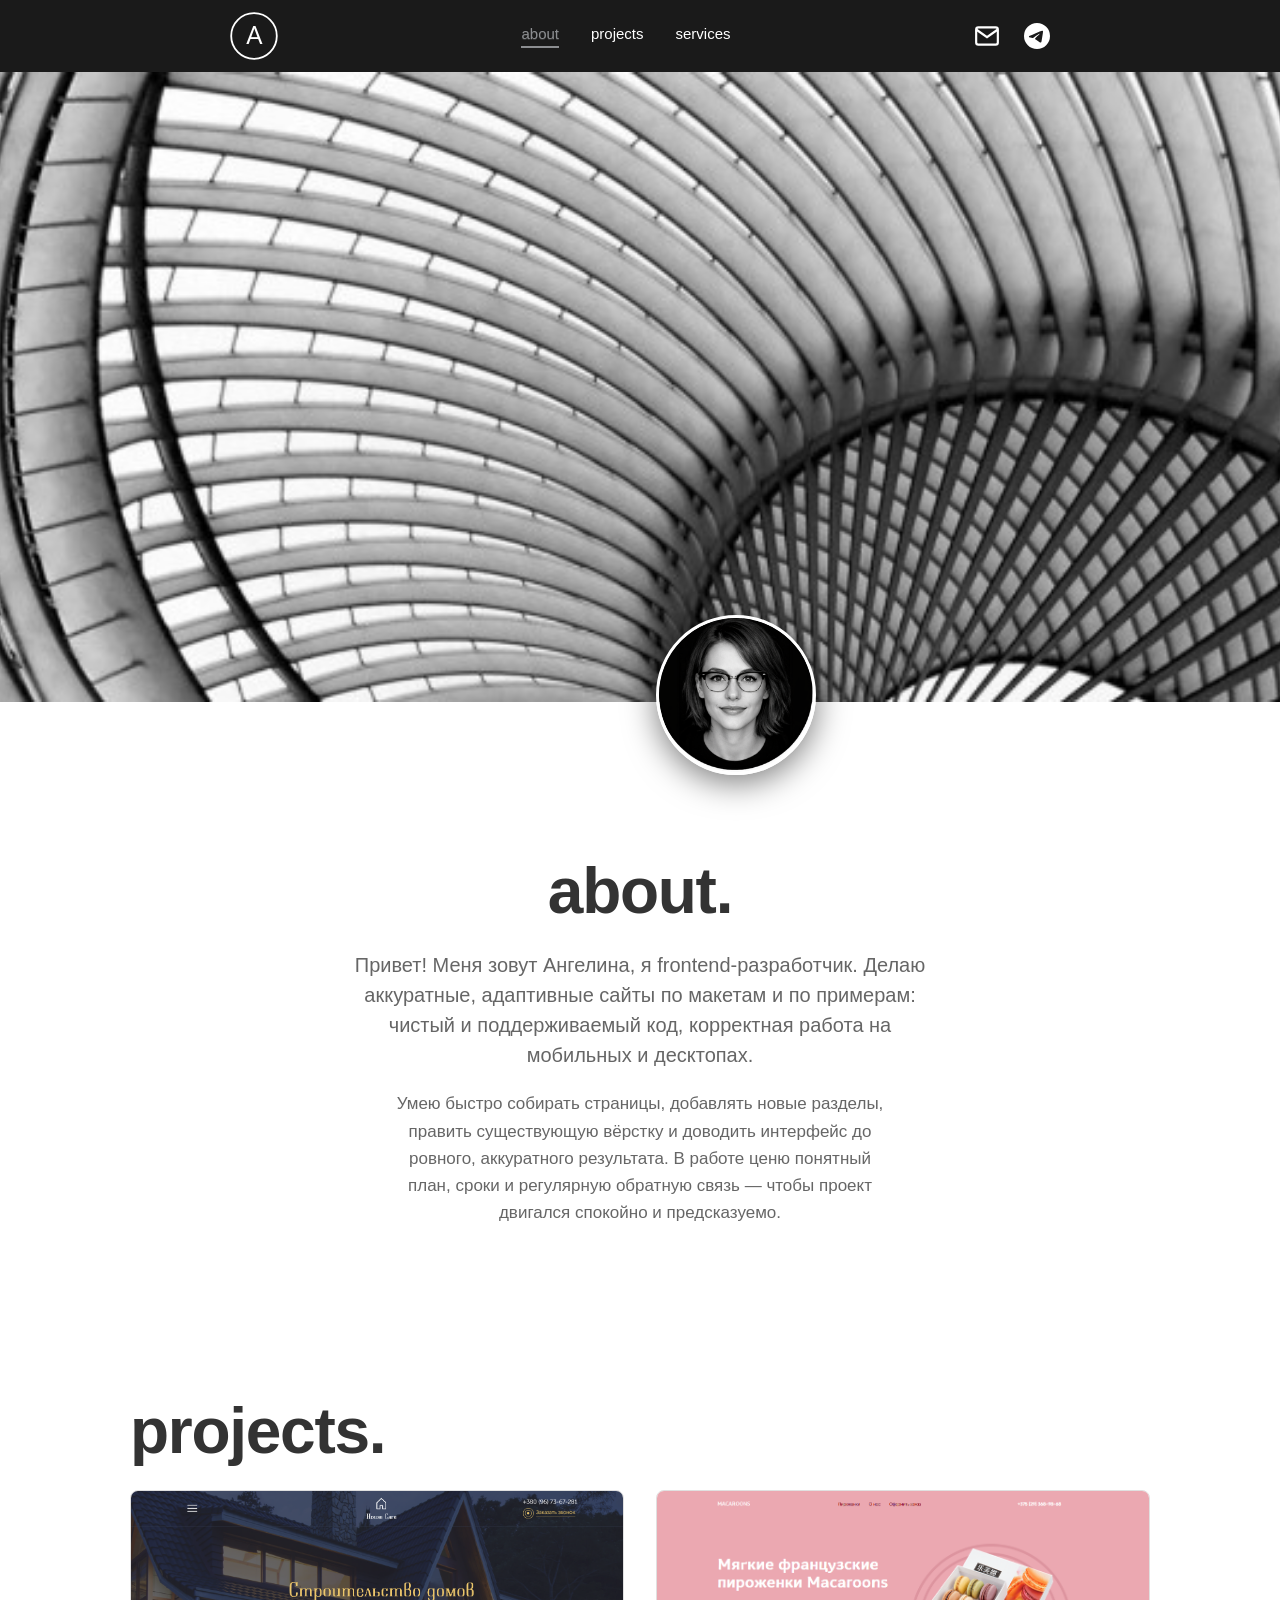
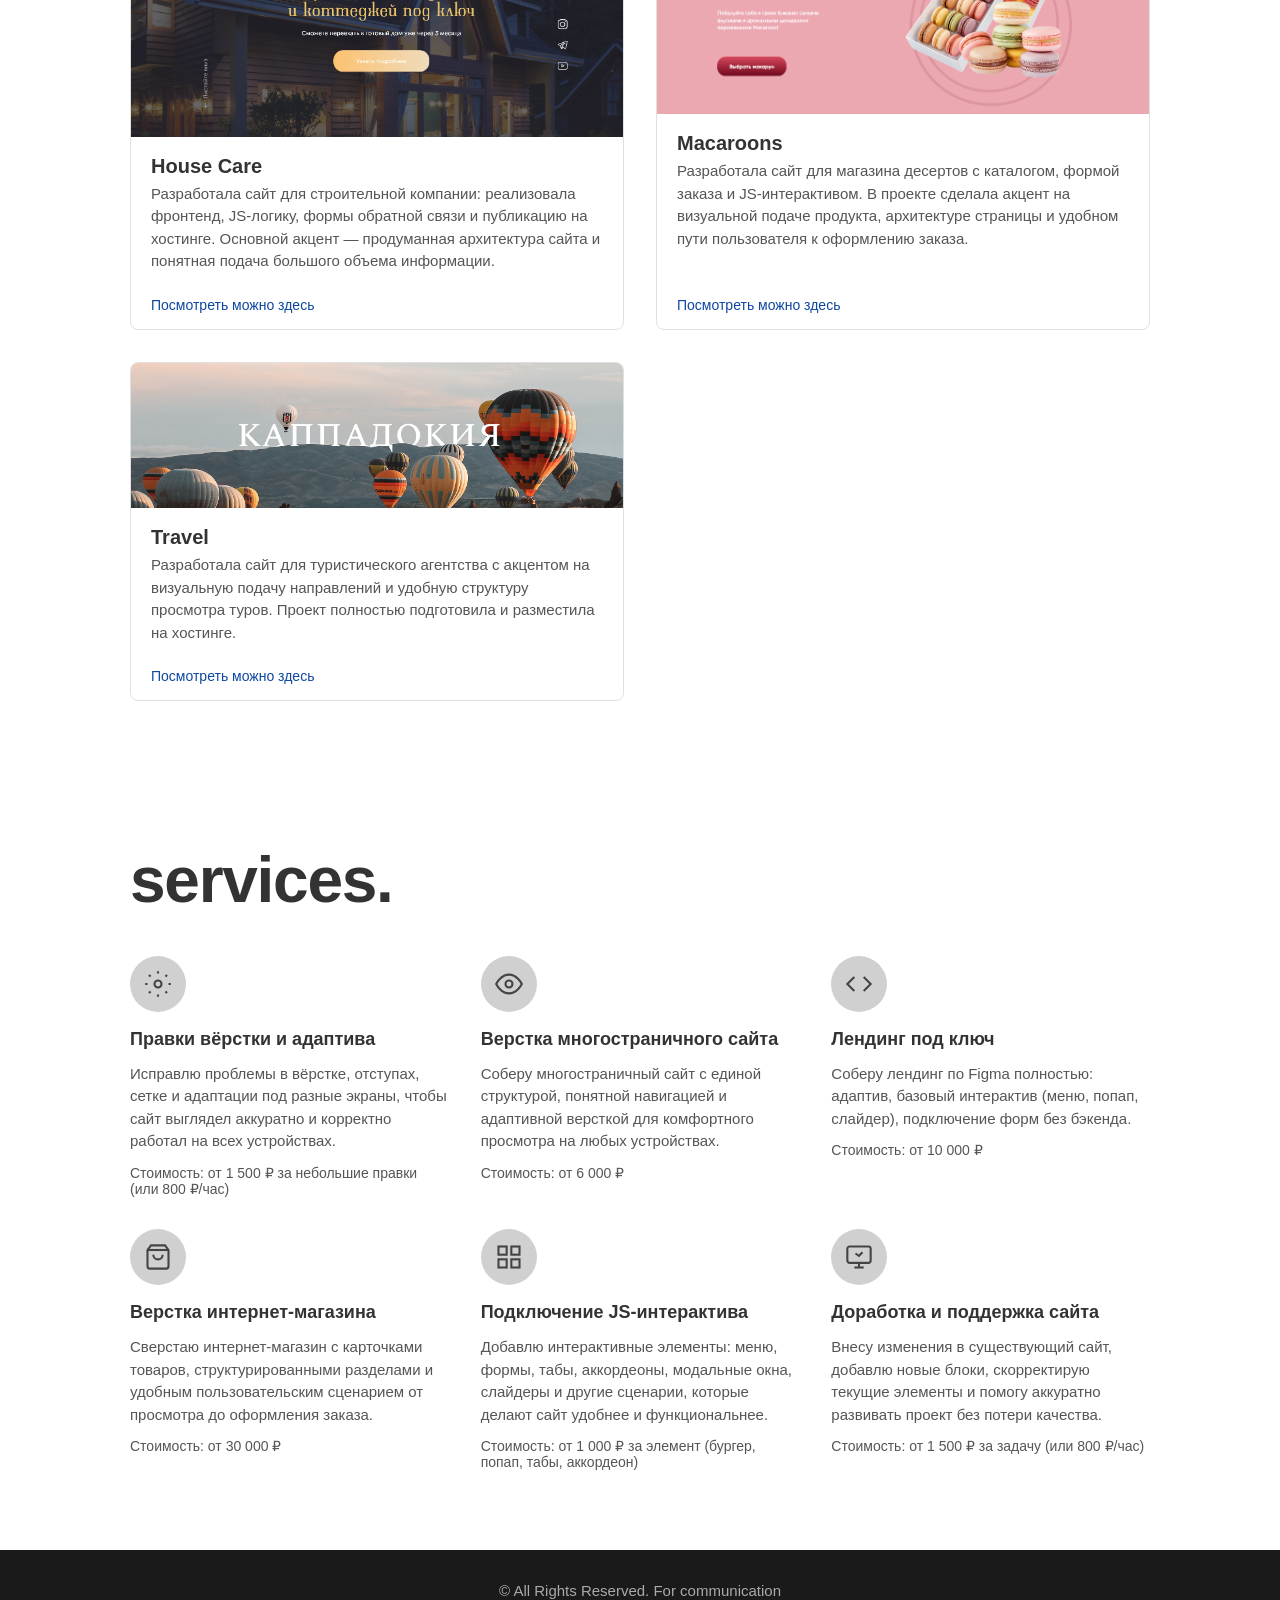
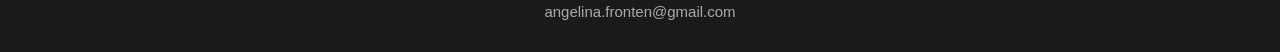
<file: index.html>
<!doctype html>
<html lang="ru">
  <head>
    <meta charset="UTF-8" />
    <meta name="viewport" content="width=device-width, initial-scale=1.0" />
    <title>Портфолио</title>
    <link rel="stylesheet" href="css/style.css" />
    <link rel="stylesheet" href="css/adaptive.css" />
  </head>
  <body>
    <header class="header">
      <div class="header-inner">
        <a href="#about" class="logo">
          <div class="logo-icon">
            <svg
              viewBox="0 0 40 40"
              fill="none"
              xmlns="http://www.w3.org/2000/svg"
            >
              <circle
                cx="20"
                cy="20"
                r="19"
                stroke="currentColor"
                stroke-width="1.5"
              />
              <text
                x="20"
                y="27"
                text-anchor="middle"
                fill="currentColor"
                class="logo-letter"
              >
                A
              </text>
            </svg>
          </div>
        </a>
        <nav class="nav">
          <a href="#about" class="nav-name">about</a>
          <a href="#projects">projects</a>
          <a href="#services">services</a>
        </nav>
        <div class="social">
          <a href="mailto:angelina.fronten@gmail.com">
            <svg
              class="icon"
              viewBox="0 0 24 24"
              fill="none"
              stroke="currentColor"
              stroke-width="2"
            >
              <path
                d="M4 4h16c1.1 0 2 .9 2 2v12c0 1.1-.9 2-2 2H4c-1.1 0-2-.9-2-2V6c0-1.1.9-2 2-2z"
              />
              <polyline points="22,6 12,13 2,6" />
            </svg>
          </a>
          <a href="https://t.me/smmnlss">
            <svg class="icon" viewBox="0 0 24 24" fill="currentColor">
              <path
                d="M11.944 0A12 12 0 0 0 0 12a12 12 0 0 0 12 12 12 12 0 0 0 12-12A12 12 0 0 0 12 0a12 12 0 0 0-.056 0zm4.962 7.224c.1-.002.321.023.465.14a.506.506 0 0 1 .171.325c.016.093.036.306.02.472-.18 1.898-.962 6.502-1.36 8.627-.168.9-.499 1.201-.82 1.23-.696.065-1.225-.46-1.9-.902-1.056-.693-1.653-1.124-2.678-1.8-1.185-.78-.417-1.21.258-1.91.177-.184 3.247-2.977 3.307-3.23.007-.032.014-.15-.056-.212s-.174-.041-.249-.024c-.106.024-1.793 1.14-5.061 3.345-.48.33-.913.49-1.302.48-.428-.008-1.252-.241-1.865-.44-.752-.245-1.349-.374-1.297-.789.027-.216.325-.437.893-.663 3.498-1.524 5.83-2.529 6.998-3.014 3.332-1.386 4.025-1.627 4.476-1.635z"
              />
            </svg>
          </a>
        </div>
      </div>
    </header>
    <section id="about" class="about">
      <div class="hero">
        <div class="hero-bg" role="img"></div>
        <div class="hero-avatar">
          <img src="images/avatar.png" alt="Фото" />
        </div>
      </div>
      <main class="main-content about-content">
        <h1 class="about-title">about.</h1>
        <p class="about-lead">
          Привет! Меня зовут Ангелина, я frontend-разработчик. Делаю аккуратные,
          адаптивные сайты по макетам и по примерам: чистый и поддерживаемый
          код, корректная работа на мобильных и десктопах.
        </p>
        <p class="about-text">
          Умею быстро собирать страницы, добавлять новые разделы, править
          существующую вёрстку и доводить интерфейс до ровного, аккуратного
          результата. В работе ценю понятный план, сроки и регулярную обратную
          связь — чтобы проект двигался спокойно и предсказуемо.
        </p>
      </main>
    </section>
    <section id="projects" class="section-block projects-section">
      <h1 class="section-title">projects.</h1>
      <div class="projects-grid">
        <article class="project-card">
          <a href="project-housecare.html" class="project-card-link">
            <div
              class="project-card-cover"
              role="img"
              aria-label="House Care — превью"
            >
              <img src="images/houseCare.png" alt="House Care" />
            </div>
            <h2 class="project-card-title">House Care</h2>
            <p class="project-card-desc">
              Разработала сайт для строительной компании: реализовала фронтенд, JS-логику, формы обратной связи и публикацию на хостинге. Основной акцент — продуманная архитектура сайта и понятная подача большого объема информации.
            </p>
          </a>
          <a
            href="https://nurahmetovaangelina-byte.github.io/buildhouses/"
            target="_blank"
            rel="noopener noreferrer"
            class="project-card-external"
            >Посмотреть можно здесь</a
          >
        </article>
        <article class="project-card">
          <a href="project-macaroons.html" class="project-card-link">
            <div
              class="project-card-cover"
              role="img"
              aria-label="Macaroons — превью"
            >
              <img src="images/macaroons.png" alt="Macaroons" />
            </div>
            <h2 class="project-card-title">Macaroons</h2>
            <p class="project-card-desc">
              Разработала сайт для магазина десертов с каталогом, формой заказа и JS-интерактивом. В проекте сделала акцент на визуальной подаче продукта, архитектуре страницы и удобном пути пользователя к оформлению заказа.
            </p>
          </a>
          <a
            href="https://nurahmetovaangelina-byte.github.io/Macaruns/"
            target="_blank"
            rel="noopener noreferrer"
            class="project-card-external"
            >Посмотреть можно здесь</a
          >
        </article>
        <article class="project-card">
          <a href="project-travel.html" class="project-card-link">
            <div class="project-card-cover" role="img" aria-label="Travel — превью">
              <img src="images/travel.png" alt="Travel" />
            </div>
            <h2 class="project-card-title">Travel</h2>
            <p class="project-card-desc">
              Разработала сайт для туристического агентства с акцентом на визуальную подачу направлений и удобную структуру просмотра туров. Проект полностью подготовила и разместила на хостинге.
            </p>
          </a>
          <a href="https://nurahmetovaangelina-byte.github.io/travelagency/" target="_blank" rel="noopener noreferrer" class="project-card-external">Посмотреть можно здесь</a>
        </article>
      </div>
    </section>
    <section id="services" class="services-content">
      <h1 class="services-title">services.</h1>
      <div class="services-grid">
        <article class="service-card">
          <div class="service-icon" aria-hidden="true">
            <svg
              viewBox="0 0 24 24"
              fill="none"
              stroke="currentColor"
              stroke-width="1.8"
            >
              <circle cx="12" cy="12" r="3" />
              <path
                d="M12 1v2m0 18v2M4.22 4.22l1.42 1.42m12.72 12.72l1.42 1.42M1 12h2m18 0h2M4.22 19.78l1.42-1.42M18.36 5.64l1.42-1.42"
              />
            </svg>
          </div>
          <h2 class="service-card-title">Правки вёрстки и адаптива</h2>
          <p class="service-card-desc">
            Исправлю проблемы в вёрстке, отступах, сетке и адаптации под разные экраны, чтобы сайт выглядел аккуратно и корректно работал на всех устройствах.
          </p>
          <p class="service-price">
            Стоимость: от 1 500 ₽ за небольшие правки (или 800 ₽/час)
          </p>
        </article>
        <article class="service-card">
          <div class="service-icon" aria-hidden="true">
            <svg
              viewBox="0 0 24 24"
              fill="none"
              stroke="currentColor"
              stroke-width="1.8"
            >
              <path d="M1 12s4-8 11-8 11 8 11 8-4 8-11 8-11-8-11-8z" />
              <circle cx="12" cy="12" r="3" />
            </svg>
          </div>
          <h2 class="service-card-title">Верстка многостраничного сайта</h2>
          <p class="service-card-desc">
            Соберу многостраничный сайт с единой структурой, понятной навигацией и адаптивной версткой для комфортного просмотра на любых устройствах.
          </p>
          <p class="service-price">Стоимость: от 6 000 ₽</p>
        </article>
        <article class="service-card">
          <div class="service-icon" aria-hidden="true">
            <svg
              viewBox="0 0 24 24"
              fill="none"
              stroke="currentColor"
              stroke-width="1.8"
            >
              <path d="M16 18l6-6-6-6M8 6l-6 6 6 6" />
            </svg>
          </div>
          <h2 class="service-card-title">Лендинг под ключ</h2>
          <p class="service-card-desc">
            Соберу лендинг по Figma полностью: адаптив, базовый интерактив
            (меню, попап, слайдер), подключение форм без бэкенда.
          </p>
          <p class="service-price">Стоимость: от 10 000 ₽</p>
        </article>
        <article class="service-card">
          <div class="service-icon" aria-hidden="true">
            <svg
              viewBox="0 0 24 24"
              fill="none"
              stroke="currentColor"
              stroke-width="1.8"
            >
              <path d="M6 2L3 6v14a2 2 0 002 2h14a2 2 0 002-2V6l-3-4z" />
              <line x1="3" y1="6" x2="21" y2="6" />
              <path d="M16 10a4 4 0 01-8 0" />
            </svg>
          </div>
          <h2 class="service-card-title">Верстка интернет-магазина</h2>
          <p class="service-card-desc">
            Сверстаю интернет-магазин с карточками товаров, структурированными разделами и удобным пользовательским сценарием от просмотра до оформления заказа.
          </p>
          <p class="service-price">Стоимость: от 30 000 ₽</p>
        </article>
        <article class="service-card">
          <div class="service-icon" aria-hidden="true">
            <svg
              viewBox="0 0 24 24"
              fill="none"
              stroke="currentColor"
              stroke-width="1.8"
            >
              <rect x="3" y="3" width="7" height="7" />
              <rect x="14" y="3" width="7" height="7" />
              <rect x="14" y="14" width="7" height="7" />
              <rect x="3" y="14" width="7" height="7" />
            </svg>
          </div>
          <h2 class="service-card-title">Подключение JS-интерактива</h2>
          <p class="service-card-desc">
            Добавлю интерактивные элементы: меню, формы, табы, аккордеоны, модальные окна, слайдеры и другие сценарии, которые делают сайт удобнее и функциональнее.
          </p>
          <p class="service-price">
            Стоимость: от 1 000 ₽ за элемент (бургер, попап, табы, аккордеон)
          </p>
        </article>
        <article class="service-card">
          <div class="service-icon" aria-hidden="true">
            <svg
              viewBox="0 0 24 24"
              fill="none"
              stroke="currentColor"
              stroke-width="1.8"
            >
              <rect x="2" y="3" width="20" height="14" rx="2" />
              <line x1="8" y1="21" x2="16" y2="21" />
              <line x1="12" y1="17" x2="12" y2="21" />
              <path d="M9 9l3 2 3-3" />
            </svg>
          </div>
          <h2 class="service-card-title">Доработка и поддержка сайта</h2>
          <p class="service-card-desc">
            Внесу изменения в существующий сайт, добавлю новые блоки, скорректирую текущие элементы и помогу аккуратно развивать проект без потери качества.
          </p>
          <p class="service-price">
            Стоимость: от 1 500 ₽ за задачу (или 800 ₽/час)
          </p>
        </article>
      </div>
    </section>
    <footer class="footer">
      <p class="footer-text">© All Rights Reserved. For communication</p>
      <p class="footer-email">
        <a href="mailto:angelina.fronten@gmail.com"
          >angelina.fronten@gmail.com</a
        >
      </p>
    </footer>
    <script src="scripts/script.js"></script>
  </body>
</html>
</file>
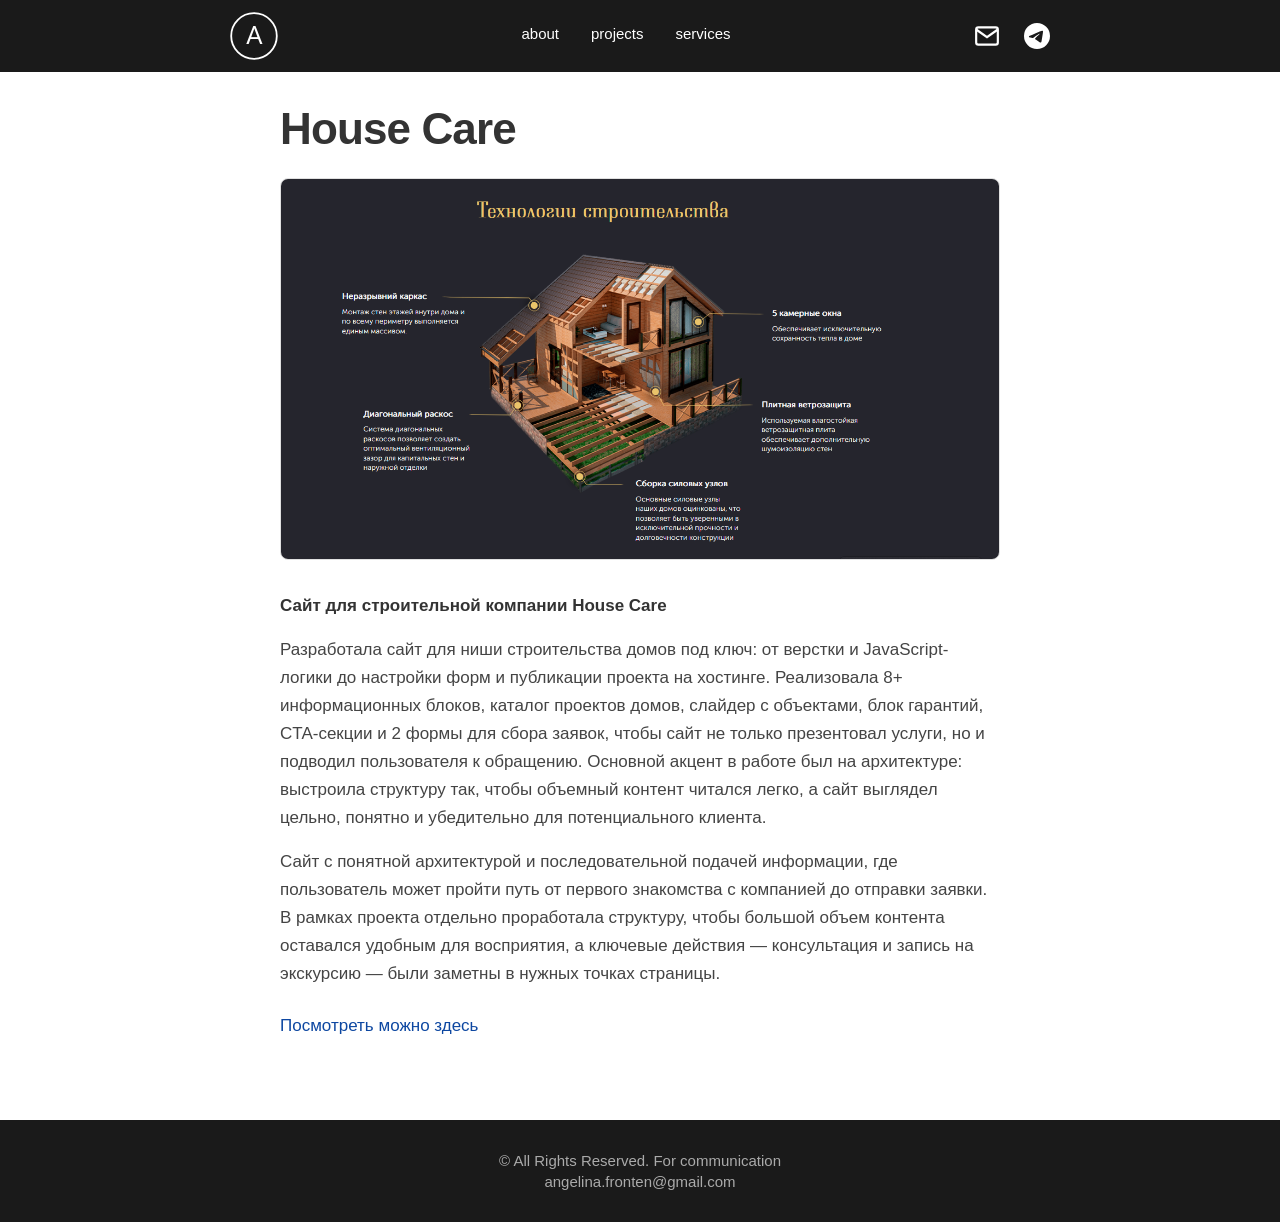
<file: project-housecare.html>
<!doctype html>
<html lang="ru">
  <head>
    <meta charset="UTF-8" />
    <meta name="viewport" content="width=device-width, initial-scale=1.0" />
    <title>House Care — Портфолио</title>
    <link rel="stylesheet" href="css/style.css" />
    <link rel="stylesheet" href="css/adaptive.css" />
  </head>
  <body>
    <header class="header">
      <div class="header-inner">
        <a href="index.html" class="logo" aria-label="На главную">
          <span class="logo-icon">
            <svg
              viewBox="0 0 40 40"
              fill="none"
              xmlns="http://www.w3.org/2000/svg"
            >
              <circle
                cx="20"
                cy="20"
                r="19"
                stroke="currentColor"
                stroke-width="1.5"
              />
              <text
                x="20"
                y="27"
                text-anchor="middle"
                fill="currentColor"
                class="logo-letter"
              >
                A
              </text>
            </svg>
          </span>
        </a>
        <nav class="nav">
          <a href="index.html#about">about</a>
          <a href="index.html#projects">projects</a>
          <a href="index.html#services">services</a>
        </nav>
        <div class="social">
          <a href="mailto:angelina.fronten@gmail.com" aria-label="Почта"
            ><svg
              class="icon"
              viewBox="0 0 24 24"
              fill="none"
              stroke="currentColor"
              stroke-width="2"
            >
              <path
                d="M4 4h16c1.1 0 2 .9 2 2v12c0 1.1-.9 2-2 2H4c-1.1 0-2-.9-2-2V6c0-1.1.9-2 2-2z"
              />
              <polyline points="22,6 12,13 2,6" /></svg
          ></a>
          <a href="https://t.me/smmnlss" aria-label="Telegram"
            ><svg class="icon" viewBox="0 0 24 24" fill="currentColor">
              <path
                d="M11.944 0A12 12 0 0 0 0 12a12 12 0 0 0 12 12 12 12 0 0 0 12-12A12 12 0 0 0 12 0a12 12 0 0 0-.056 0zm4.962 7.224c.1-.002.321.023.465.14a.506.506 0 0 1 .171.325c.016.093.036.306.02.472-.18 1.898-.962 6.502-1.36 8.627-.168.9-.499 1.201-.82 1.23-.696.065-1.225-.46-1.9-.902-1.056-.693-1.653-1.124-2.678-1.8-1.185-.78-.417-1.21.258-1.91.177-.184 3.247-2.977 3.307-3.23.007-.032.014-.15-.056-.212s-.174-.041-.249-.024c-.106.024-1.793 1.14-5.061 3.345-.48.33-.913.49-1.302.48-.428-.008-1.252-.241-1.865-.44-.752-.245-1.349-.374-1.297-.789.027-.216.325-.437.893-.663 3.498-1.524 5.83-2.529 6.998-3.014 3.332-1.386 4.025-1.627 4.476-1.635z"
              /></svg
          ></a>
        </div>
      </div>
    </header>
    <main class="project-page">
      <h1 class="project-page-title">House Care</h1>
      <div class="project-demo">
        <a
          href="https://nurahmetovaangelina-byte.github.io/buildhouses/"
          target="_blank"
          rel="noopener noreferrer"
          class="project-demo-link"
        >
          <img
            src="images/demoforhouse.png"
            alt="Демо сайта House Care"
            class="project-demo-img"
            onerror="
              this.style.display = 'none';
              this.nextElementSibling.style.display = 'block';
            "
          />
          <span class="project-demo-placeholder"
            >Скриншот демо — добавьте изображение
            images/project-housecare-demo.png</span
          >
        </a>
      </div>
      <div class="project-page-content">
        <p class="project-page-lead">
          Сайт для строительной компании House Care
        </p>
        <p>
          Разработала сайт для ниши строительства домов под ключ: от верстки и
          JavaScript-логики до настройки форм и публикации проекта на хостинге.
          Реализовала 8+ информационных блоков, каталог проектов домов, слайдер
          с объектами, блок гарантий, CTA-секции и 2 формы для сбора заявок,
          чтобы сайт не только презентовал услуги, но и подводил пользователя к
          обращению. Основной акцент в работе был на архитектуре: выстроила
          структуру так, чтобы объемный контент читался легко, а сайт выглядел
          цельно, понятно и убедительно для потенциального клиента.
        </p>
        <p>
          Сайт с понятной архитектурой и последовательной подачей информации,
          где пользователь может пройти путь от первого знакомства с компанией
          до отправки заявки. В рамках проекта отдельно проработала структуру,
          чтобы большой объем контента оставался удобным для восприятия, а
          ключевые действия — консультация и запись на экскурсию — были заметны
          в нужных точках страницы.
        </p>
        <p>
          <a
            href="https://nurahmetovaangelina-byte.github.io/buildhouses/"
            target="_blank"
            rel="noopener noreferrer"
            class="project-page-external"
            >Посмотреть можно здесь</a
          >
        </p>
      </div>
    </main>
    <footer class="footer">
      <p class="footer-text">© All Rights Reserved. For communication</p>
      <p class="footer-email">
        <a href="mailto:angelina.fronten@gmail.com"
          >angelina.fronten@gmail.com</a
        >
      </p>
    </footer>
    <script src="scripts/script.js"></script>
  </body>
</html>
</file>
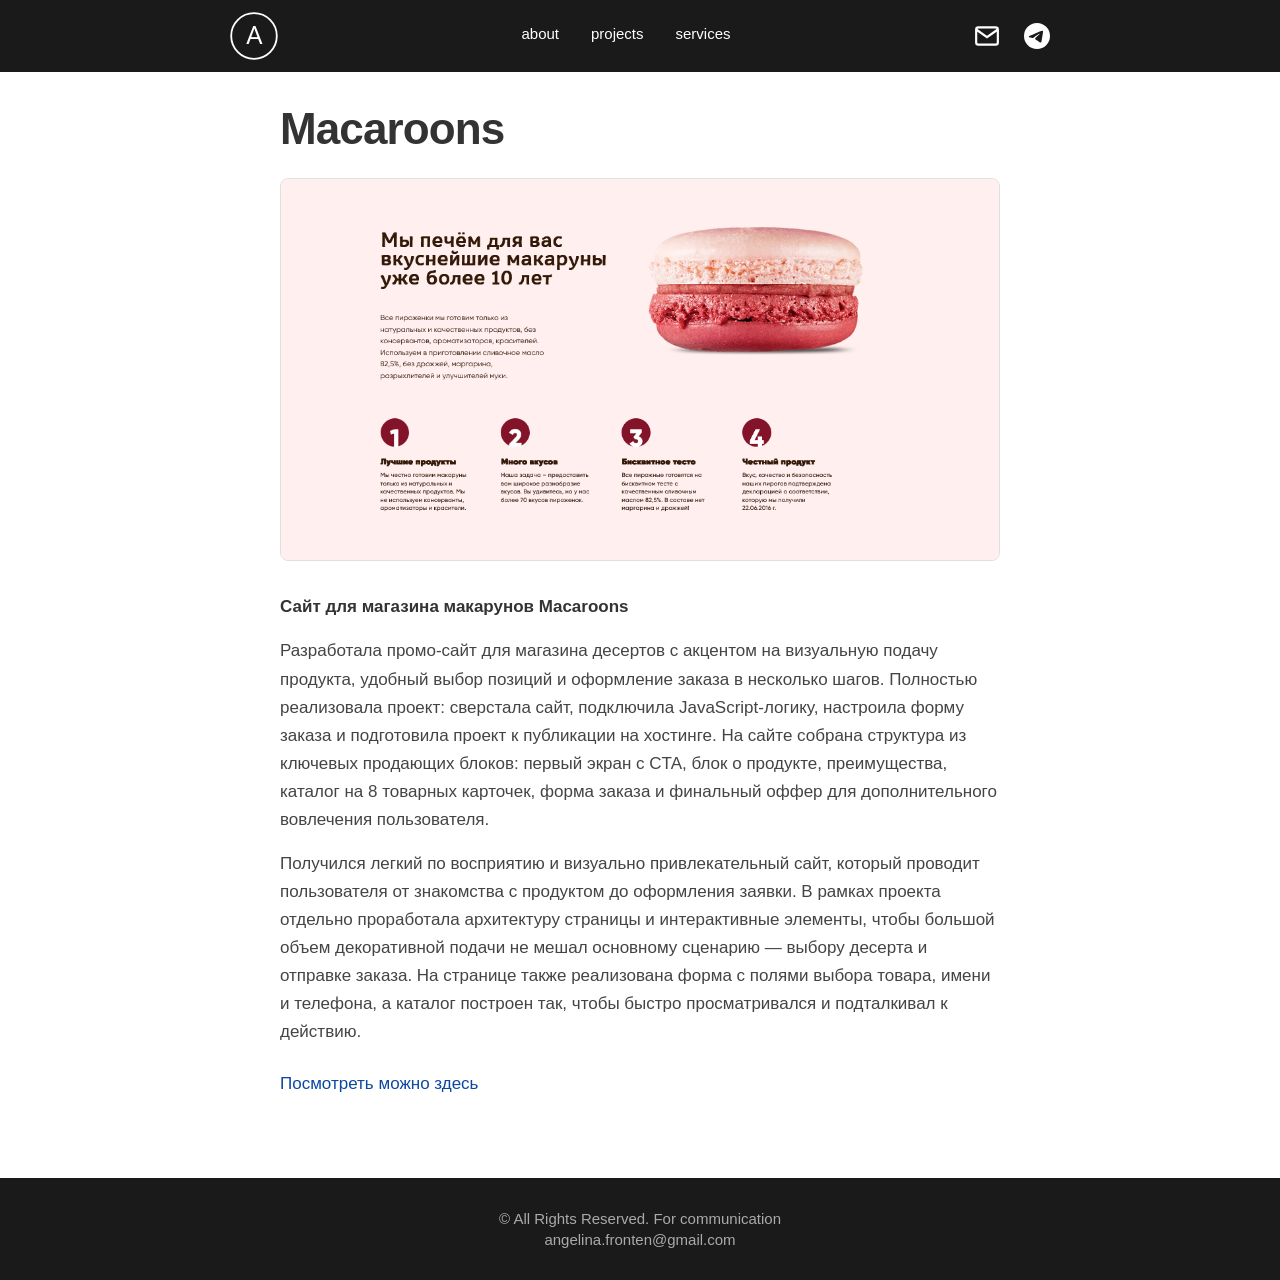
<file: project-macaroons.html>
<!doctype html>
<html lang="ru">
  <head>
    <meta charset="UTF-8" />
    <meta name="viewport" content="width=device-width, initial-scale=1.0" />
    <title>Macaroons — Портфолио</title>
    <link rel="stylesheet" href="css/style.css" />
    <link rel="stylesheet" href="css/adaptive.css" />
  </head>
  <body>
    <header class="header">
      <div class="header-inner">
        <a href="index.html" class="logo" aria-label="На главную">
          <span class="logo-icon">
            <svg
              viewBox="0 0 40 40"
              fill="none"
              xmlns="http://www.w3.org/2000/svg"
            >
              <circle
                cx="20"
                cy="20"
                r="19"
                stroke="currentColor"
                stroke-width="1.5"
              />
              <text
                x="20"
                y="27"
                text-anchor="middle"
                fill="currentColor"
                class="logo-letter"
              >
                A
              </text>
            </svg>
          </span>
        </a>
        <nav class="nav">
          <a href="index.html#about">about</a>
          <a href="index.html#projects">projects</a>
          <a href="index.html#services">services</a>
        </nav>
        <div class="social">
          <a href="mailto:angelina.fronten@gmail.com" aria-label="Почта"
            ><svg
              class="icon"
              viewBox="0 0 24 24"
              fill="none"
              stroke="currentColor"
              stroke-width="2"
            >
              <path
                d="M4 4h16c1.1 0 2 .9 2 2v12c0 1.1-.9 2-2 2H4c-1.1 0-2-.9-2-2V6c0-1.1.9-2 2-2z"
              />
              <polyline points="22,6 12,13 2,6" /></svg
          ></a>
          <a href="https://t.me/smmnlss" aria-label="Telegram"
            ><svg class="icon" viewBox="0 0 24 24" fill="currentColor">
              <path
                d="M11.944 0A12 12 0 0 0 0 12a12 12 0 0 0 12 12 12 12 0 0 0 12-12A12 12 0 0 0 12 0a12 12 0 0 0-.056 0zm4.962 7.224c.1-.002.321.023.465.14a.506.506 0 0 1 .171.325c.016.093.036.306.02.472-.18 1.898-.962 6.502-1.36 8.627-.168.9-.499 1.201-.82 1.23-.696.065-1.225-.46-1.9-.902-1.056-.693-1.653-1.124-2.678-1.8-1.185-.78-.417-1.21.258-1.91.177-.184 3.247-2.977 3.307-3.23.007-.032.014-.15-.056-.212s-.174-.041-.249-.024c-.106.024-1.793 1.14-5.061 3.345-.48.33-.913.49-1.302.48-.428-.008-1.252-.241-1.865-.44-.752-.245-1.349-.374-1.297-.789.027-.216.325-.437.893-.663 3.498-1.524 5.83-2.529 6.998-3.014 3.332-1.386 4.025-1.627 4.476-1.635z"
              /></svg
          ></a>
        </div>
      </div>
    </header>
    <main class="project-page">
      <h1 class="project-page-title">Macaroons</h1>
      <div class="project-demo">
        <a
          href="#"
          target="_blank"
          rel="noopener noreferrer"
          class="project-demo-link"
        >
          <img
            src="images/macaroonsdemo.png"
            alt="Демо сайта Macaroons"
            class="project-demo-img"
            onerror="
              this.style.display = 'none';
              this.nextElementSibling.style.display = 'block';
            "
          />
          <span class="project-demo-placeholder">Скриншот демо</span>
        </a>
      </div>
      <div class="project-page-content">
        <p class="project-page-lead">Сайт для магазина макарунов Macaroons</p>
        <p>
          Разработала промо-сайт для магазина десертов с акцентом на визуальную
          подачу продукта, удобный выбор позиций и оформление заказа в несколько
          шагов. Полностью реализовала проект: сверстала сайт, подключила
          JavaScript-логику, настроила форму заказа и подготовила проект к
          публикации на хостинге. На сайте собрана структура из ключевых
          продающих блоков: первый экран с CTA, блок о продукте, преимущества,
          каталог на 8 товарных карточек, форма заказа и финальный оффер для
          дополнительного вовлечения пользователя.
        </p>
        <p>
          Получился легкий по восприятию и визуально привлекательный сайт,
          который проводит пользователя от знакомства с продуктом до оформления
          заявки. В рамках проекта отдельно проработала архитектуру страницы и
          интерактивные элементы, чтобы большой объем декоративной подачи не
          мешал основному сценарию — выбору десерта и отправке заказа. На
          странице также реализована форма с полями выбора товара, имени и
          телефона, а каталог построен так, чтобы быстро просматривался и
          подталкивал к действию.
        </p>
        <p>
          <a
            href="https://nurahmetovaangelina-byte.github.io/Macaruns/"
            target="_blank"
            rel="noopener noreferrer"
            class="project-page-external"
            >Посмотреть можно здесь</a
          >
        </p>
      </div>
    </main>
    <footer class="footer">
      <p class="footer-text">© All Rights Reserved. For communication</p>
      <p class="footer-email">
        <a href="mailto:angelina.fronten@gmail.com"
          >angelina.fronten@gmail.com</a
        >
      </p>
    </footer>
    <script src="scripts/script.js"></script>
  </body>
</html>
</file>
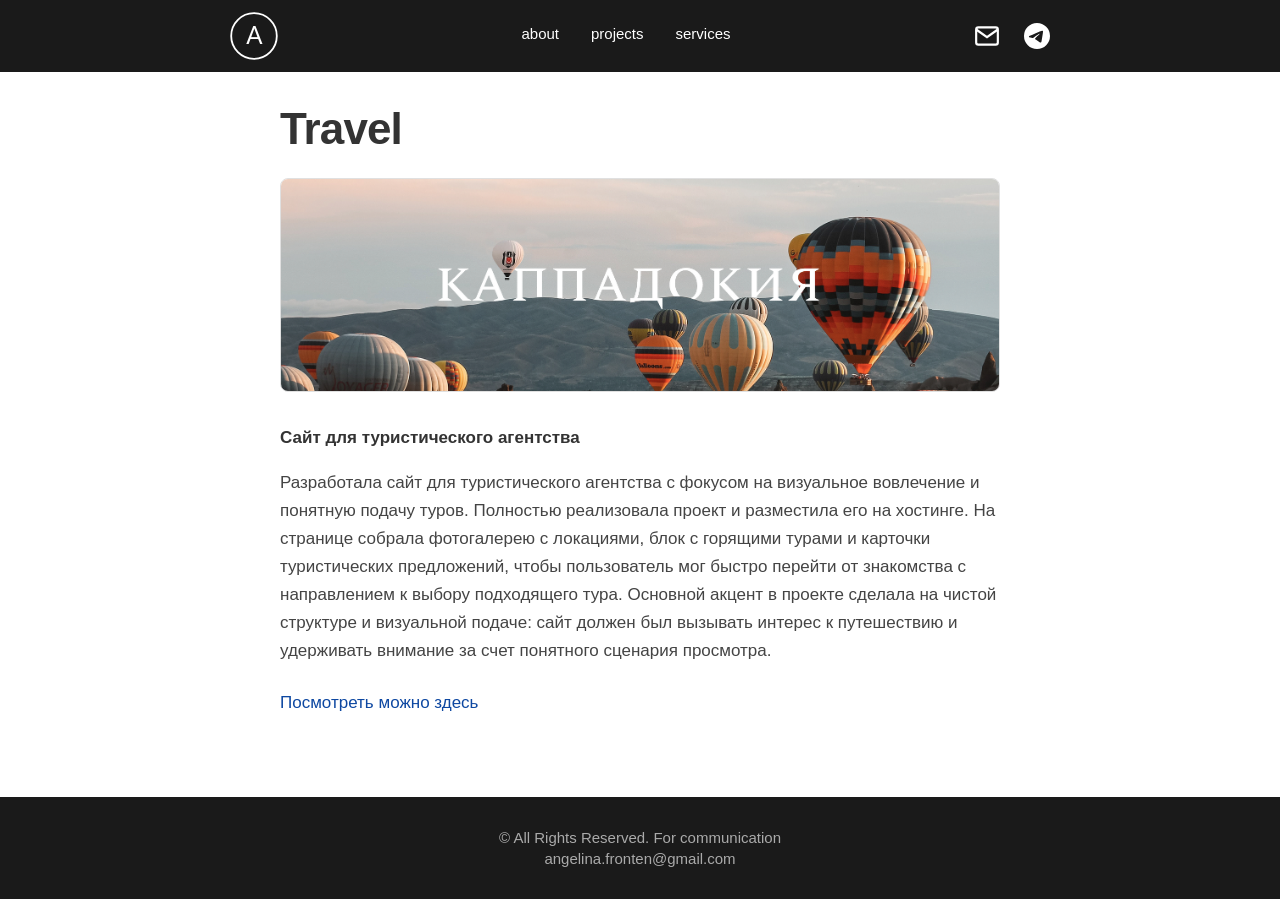
<file: project-travel.html>
<!DOCTYPE html>
<html lang="ru">
<head>
  <meta charset="UTF-8">
  <meta name="viewport" content="width=device-width, initial-scale=1.0">
  <title>Travel — Портфолио</title>
  <link rel="stylesheet" href="css/style.css">
  <link rel="stylesheet" href="css/adaptive.css">
</head>
<body>
  <header class="header">
    <div class="header-inner">
      <a href="index.html" class="logo" aria-label="На главную">
        <span class="logo-icon">
          <svg viewBox="0 0 40 40" fill="none" xmlns="http://www.w3.org/2000/svg">
            <circle cx="20" cy="20" r="19" stroke="currentColor" stroke-width="1.5"/>
            <text x="20" y="27" text-anchor="middle" fill="currentColor" class="logo-letter">A</text>
          </svg>
        </span>
      </a>
      <nav class="nav">
        <a href="index.html#about">about</a>
        <a href="index.html#projects">projects</a>
        <a href="index.html#services">services</a>
      </nav>
      <div class="social">
        <a href="mailto:angelina.fronten@gmail.com" aria-label="Почта"><svg class="icon" viewBox="0 0 24 24" fill="none" stroke="currentColor" stroke-width="2"><path d="M4 4h16c1.1 0 2 .9 2 2v12c0 1.1-.9 2-2 2H4c-1.1 0-2-.9-2-2V6c0-1.1.9-2 2-2z"/><polyline points="22,6 12,13 2,6"/></svg></a>
        <a href="https://t.me/smmnlss" aria-label="Telegram"><svg class="icon" viewBox="0 0 24 24" fill="currentColor"><path d="M11.944 0A12 12 0 0 0 0 12a12 12 0 0 0 12 12 12 12 0 0 0 12-12A12 12 0 0 0 12 0a12 12 0 0 0-.056 0zm4.962 7.224c.1-.002.321.023.465.14a.506.506 0 0 1 .171.325c.016.093.036.306.02.472-.18 1.898-.962 6.502-1.36 8.627-.168.9-.499 1.201-.82 1.23-.696.065-1.225-.46-1.9-.902-1.056-.693-1.653-1.124-2.678-1.8-1.185-.78-.417-1.21.258-1.91.177-.184 3.247-2.977 3.307-3.23.007-.032.014-.15-.056-.212s-.174-.041-.249-.024c-.106.024-1.793 1.14-5.061 3.345-.48.33-.913.49-1.302.48-.428-.008-1.252-.241-1.865-.44-.752-.245-1.349-.374-1.297-.789.027-.216.325-.437.893-.663 3.498-1.524 5.83-2.529 6.998-3.014 3.332-1.386 4.025-1.627 4.476-1.635z"/></svg></a>
      </div>
    </div>
  </header>
  <main class="project-page">
    <h1 class="project-page-title">Travel</h1>
    <div class="project-demo">
      <a href="https://nurahmetovaangelina-byte.github.io/travelagency/" target="_blank" rel="noopener noreferrer" class="project-demo-link">
        <img src="images/travel.png" alt="Демо сайта Travel" class="project-demo-img" onerror="this.style.display='none';this.nextElementSibling.style.display='block';">
        <span class="project-demo-placeholder">Скриншот демо</span>
      </a>
    </div>
    <div class="project-page-content">
      <p class="project-page-lead">Сайт для туристического агентства</p>
      <p>Разработала сайт для туристического агентства с фокусом на визуальное вовлечение и понятную подачу туров. Полностью реализовала проект и разместила его на хостинге. На странице собрала фотогалерею с локациями, блок с горящими турами и карточки туристических предложений, чтобы пользователь мог быстро перейти от знакомства с направлением к выбору подходящего тура. Основной акцент в проекте сделала на чистой структуре и визуальной подаче: сайт должен был вызывать интерес к путешествию и удерживать внимание за счет понятного сценария просмотра.</p>
      <p><a href="https://nurahmetovaangelina-byte.github.io/travelagency/" target="_blank" rel="noopener noreferrer" class="project-page-external">Посмотреть можно здесь</a></p>
    </div>
  </main>
  <footer class="footer">
    <p class="footer-text">© All Rights Reserved. For communication</p>
    <p class="footer-email"><a href="mailto:angelina.fronten@gmail.com">angelina.fronten@gmail.com</a></p>
  </footer>
  <script src="scripts/script.js"></script>
</body>
</html>
</file>
<file: css/style.css>
@font-face {
  font-family: "Segoe UI Local";
  src: url("../fonts/Segoe UI.ttf") format("truetype");
  font-weight: 100 900;
  font-style: normal;
}

*, *::before, *::after { box-sizing: border-box; }
body { margin: 0; font-family: -apple-system, BlinkMacSystemFont, "Segoe UI", Roboto, sans-serif; }

.header {
  background-color: #1a1a1a;
}

.header-inner {
  display: flex;
  align-items: center;
  justify-content: space-between;
  height: 72px;
  padding: 0 40px;
  max-width: 900px;
  margin: 0 auto;
}

.logo {
  display: flex;
  align-items: center;
  color: #fff;
  text-decoration: none;
  margin-right: 48px;
}

.logo-icon {
  display: block;
  width: 48px;
  height: 48px;
}

.logo svg {
  width: 100%;
  height: 100%;
}

.logo-letter {
  font-family: "Segoe UI Local", sans-serif;
  font-size: 22px;
  font-weight: 600;
}

.nav {
  display: flex;
  align-items: center;
  gap: 32px;
}

.nav a {
  color: #fff;
  text-decoration: none;
  font-size: 15px;
  font-weight: 400;
  padding-bottom: 4px;
  border-bottom: 2px solid transparent;
  transition: color 0.2s, border-color 0.2s, text-shadow 0.2s;
}

.nav a:hover {
  color: #8C8E91;
  text-shadow: 0 1px 0 rgba(255,255,255,0.12), 0 -1px 0 rgba(0,0,0,0.15);
}

.nav-name,
.nav a.nav-name {
  color: #8C8E91;
  border-bottom-color: #8C8E91;
  text-shadow: 0 1px 0 rgba(255,255,255,0.12), 0 -1px 0 rgba(0,0,0,0.15);
}

.social {
  display: flex;
  align-items: center;
  gap: 24px;
  margin-left: 48px;
}

.social a {
  color: #fff;
  display: flex;
  align-items: center;
  justify-content: center;
  text-decoration: none;
  transition: opacity 0.2s;
}

.social a:hover {
  opacity: 0.8;
}

.social .icon {
  width: 26px;
  height: 26px;
}

.about {
  position: relative;
  z-index: 1;
}

.hero {
  position: relative;
  z-index: 1;
  width: 100%;
  height: 70vh;
  min-height: 400px;
  overflow: visible;
}

.hero-bg {
  position: absolute;
  inset: 0;
  background: #1a1a1a url("../images/hero-bg.png") center / cover no-repeat;
}

.hero-avatar {
  position: absolute;
  z-index: 2;
  bottom: -73px;
  left: 736px;
  transform: translateX(-50%);
  width: 160px;
  height: 160px;
  border-radius: 50%;
  border: 3px solid #fff;
  overflow: hidden;
  box-shadow: 0 8px 32px rgba(0,0,0,0.5);
}

.hero-avatar img {
  width: 100%;
  height: 100%;
  object-fit: cover;
  display: block;
}

main {
  position: relative;
  z-index: 0;
  min-height: 60vh;
  margin-top: 90px;
}

main section {
  min-height: 50vh;
  padding: 2rem;
}

.section-block {
  padding: 4rem 40px 5rem;
  background: #fff;
  max-width: 1100px;
  margin-left: auto;
  margin-right: auto;
  box-sizing: border-box;
}

.section-title {
  font-size: clamp(2.5rem, 6vw, 4rem);
  font-weight: 700;
  color: #333;
  margin: 0 0 1.5rem;
  letter-spacing: -0.02em;
  line-height: 1.1;
}

.projects-grid {
  display: grid;
  grid-template-columns: repeat(auto-fill, minmax(320px, 1fr));
  gap: 2rem;
  margin-top: 1rem;
}

.project-card {
  display: flex;
  flex-direction: column;
  border-radius: 8px;
  overflow: hidden;
  border: 1px solid #e0e0e0;
  transition: border-color 0.2s, box-shadow 0.2s;
}

.project-card:hover {
  border-color: #bbb;
  box-shadow: 0 4px 16px rgba(0,0,0,0.08);
}

.project-card-link {
  flex: 1;
  text-decoration: none;
  color: inherit;
  display: block;
}

.project-card-cover {
  background: #e8e8e8;
  line-height: 0;
  overflow: hidden;
}

.project-card-cover img {
  width: 100%;
  height: auto;
  display: block;
  vertical-align: top;
}

.project-card-title {
  font-size: 1.25rem;
  font-weight: 700;
  color: #333;
  margin: 0;
  padding: 1rem 1.25rem 0.25rem;
  line-height: 1.3;
}

.project-card-desc {
  font-size: 0.9375rem;
  line-height: 1.5;
  color: #555;
  margin: 0;
  padding: 0 1.25rem 1rem;
  display: -webkit-box;
  -webkit-line-clamp: 4;
  -webkit-box-orient: vertical;
  overflow: hidden;
}

.project-card-external {
  font-size: 0.875rem;
  color: #0d47a1;
  text-decoration: none;
  padding: 0.5rem 1.25rem 1rem;
  display: inline-block;
  transition: color 0.2s;
}

.project-card-external:hover {
  color: #1565c0;
}

.project-page {
  max-width: 800px;
  margin: 0 auto;
  padding: 2rem 40px 4rem;
}

.project-page-title {
  font-size: clamp(2rem, 4vw, 2.75rem);
  font-weight: 700;
  color: #333;
  margin: 0 0 1.5rem;
  letter-spacing: -0.02em;
}

.project-demo {
  margin-bottom: 2rem;
  border-radius: 8px;
  overflow: hidden;
  border: 1px solid #e0e0e0;
  background: #f5f5f5;
  line-height: 0;
}

.project-demo-link {
  display: block;
  line-height: 0;
}

.project-demo-img {
  width: 100%;
  height: auto;
  display: block;
  vertical-align: top;
}

.project-demo-placeholder {
  display: none;
  padding: 3rem 2rem;
  text-align: center;
  color: #888;
  font-size: 0.9375rem;
}

.project-page-content {
  font-size: 1.0625rem;
  line-height: 1.65;
  color: #444;
}

.project-page-content p {
  margin: 0 0 1rem;
}

.project-page-lead {
  font-weight: 600;
  color: #333;
  margin-bottom: 1rem;
}

.project-page-external {
  display: inline-block;
  margin-top: 0.5rem;
  color: #0d47a1;
  text-decoration: none;
  font-weight: 500;
}

.project-page-external:hover {
  color: #1565c0;
  text-decoration: underline;
}

.about-content {
  background: #fff;
  padding: 4rem 40px 5rem;
  max-width: 900px;
  margin-left: auto;
  margin-right: auto;
  text-align: center;
}

.about-title {
  font-size: clamp(2.5rem, 6vw, 4rem);
  font-weight: 700;
  color: #333;
  margin: 0 0 1.5rem;
  letter-spacing: -0.02em;
  line-height: 1.1;
}

.about-lead {
  font-size: 1.25rem;
  line-height: 1.5;
  color: #666;
  margin: 0 auto 1.25rem;
  max-width: 52ch;
}

.about-text {
  font-size: 1.0625rem;
  line-height: 1.6;
  color: #666;
  margin: 0 auto;
  max-width: 52ch;
}

.services-content {
  margin-top: 0;
  background: #fff;
  padding: 4rem 40px 5rem;
  max-width: 1100px;
  margin-left: auto;
  margin-right: auto;
  box-sizing: border-box;
}

.services-title {
  font-size: clamp(2.5rem, 6vw, 4rem);
  font-weight: 700;
  color: #333;
  margin: 0 0 2.5rem;
  letter-spacing: -0.02em;
  line-height: 1.1;
  text-align: left;
}

.services-grid {
  display: grid;
  grid-template-columns: repeat(3, 1fr);
  gap: 2rem;
}

.service-card {
  background: transparent;
  padding: 0;
  text-align: left;
}

.service-icon {
  width: 56px;
  height: 56px;
  border-radius: 50%;
  background: #d0d0d0;
  display: flex;
  align-items: center;
  justify-content: center;
  margin-bottom: 1rem;
}

.service-icon svg {
  width: 28px;
  height: 28px;
  color: #444;
}

.service-card-title {
  font-size: 1.125rem;
  font-weight: 700;
  color: #333;
  margin: 0 0 0.75rem;
  line-height: 1.3;
}

.service-card-desc {
  font-size: 0.9375rem;
  line-height: 1.5;
  color: #555;
  margin: 0 0 0.75rem;
}

.service-price {
  font-size: 0.875rem;
  color: #555;
  margin: 0;
}

.footer {
  background-color: #1a1a1a;
  padding: 2rem 40px;
  text-align: center;
}

.footer-text,
.footer-email {
  margin: 0;
  font-size: 0.9375rem;
  color: #aaaaaa;
}

.footer-email {
  margin-top: 0.25rem;
}

.footer-email a {
  color: #aaaaaa;
  text-decoration: none;
}

.footer-email a:hover {
  color: #fff;
}
</file>
<file: css/adaptive.css>
/* Адаптив: планшеты и телефоны */

@media (max-width: 900px) {
  .services-grid {
    grid-template-columns: repeat(2, 1fr);
  }

  .header-inner {
    padding: 0 24px;
  }

  .nav {
    gap: 20px;
  }
}

@media (max-width: 768px) {
  .header-inner {
    padding: 0 16px;
    max-width: none;
    flex-wrap: wrap;
    gap: 12px;
    min-height: 72px;
    height: auto;
    padding-top: 12px;
    padding-bottom: 12px;
  }

  .logo {
    margin-right: 16px;
  }

  .logo-icon {
    width: 40px;
    height: 40px;
  }

  .nav {
    order: 3;
    width: 100%;
    justify-content: flex-start;
    gap: 16px;
  }

  .nav a {
    font-size: 14px;
  }

  .social {
    margin-left: auto;
    gap: 16px;
  }

  .social .icon {
    width: 22px;
    height: 22px;
  }

  .hero {
    min-height: 50vh;
  }

  .hero-avatar {
    left: 50%;
    bottom: -60px;
    width: 120px;
    height: 120px;
    transform: translateX(-50%);
  }

  main {
    margin-top: 70px;
  }

  .section-block {
    padding: 3rem 24px 4rem;
  }

  .about-content {
    padding: 3rem 24px 4rem;
    max-width: none;
  }

  .about-lead,
  .about-text {
    max-width: none;
  }

  .services-content {
    padding: 3rem 24px 4rem;
  }

  .project-page {
    padding: 1.5rem 24px 3rem;
  }

  .footer {
    padding: 1.5rem 24px;
  }
}

@media (max-width: 560px) {
  .services-grid {
    grid-template-columns: 1fr;
  }

  .header-inner {
    padding: 0 12px;
    padding-top: 10px;
    padding-bottom: 10px;
  }

  .logo {
    margin-right: 12px;
  }

  .logo-icon {
    width: 36px;
    height: 36px;
  }

  .nav {
    gap: 12px;
  }

  .nav a {
    font-size: 13px;
  }

  .social {
    gap: 12px;
  }

  .social .icon {
    width: 20px;
    height: 20px;
  }

  .hero {
    min-height: 45vh;
  }

  .hero-avatar {
    width: 100px;
    height: 100px;
    bottom: -50px;
  }

  main {
    margin-top: 55px;
  }

  .section-block {
    padding: 2rem 16px 3rem;
  }

  .section-title {
    font-size: clamp(1.75rem, 6vw, 2.5rem);
    margin-bottom: 1.25rem;
  }

  .about-content {
    padding: 2rem 16px 3rem;
    text-align: left;
  }

  .about-title {
    font-size: clamp(1.75rem, 6vw, 2.5rem);
    margin-bottom: 1rem;
  }

  .about-lead {
    font-size: 1.0625rem;
    margin-bottom: 1rem;
  }

  .about-text {
    font-size: 1rem;
  }

  .services-content {
    padding: 2rem 16px 3rem;
  }

  .services-title {
    font-size: clamp(1.75rem, 6vw, 2.5rem);
    margin-bottom: 1.5rem;
  }

  .projects-grid {
    grid-template-columns: 1fr;
    gap: 1.5rem;
    margin-top: 0.5rem;
  }

  .project-card-title {
    padding: 0.75rem 1rem 0.25rem;
  }

  .project-card-desc {
    padding: 0 1rem 0.75rem;
    -webkit-line-clamp: 3;
  }

  .project-card-external {
    padding: 0.5rem 1rem 0.75rem;
  }

  .project-page {
    padding: 1.25rem 16px 2.5rem;
  }

  .project-page-title {
    font-size: clamp(1.5rem, 5vw, 2rem);
    margin-bottom: 1rem;
  }

  .project-demo {
    margin-bottom: 1.5rem;
  }

  .footer {
    padding: 1.25rem 16px;
  }

  .footer-text,
  .footer-email {
    font-size: 0.875rem;
  }
}

@media (max-width: 360px) {
  .nav a {
    font-size: 12px;
  }

  .nav {
    gap: 10px;
  }
}
</file>
